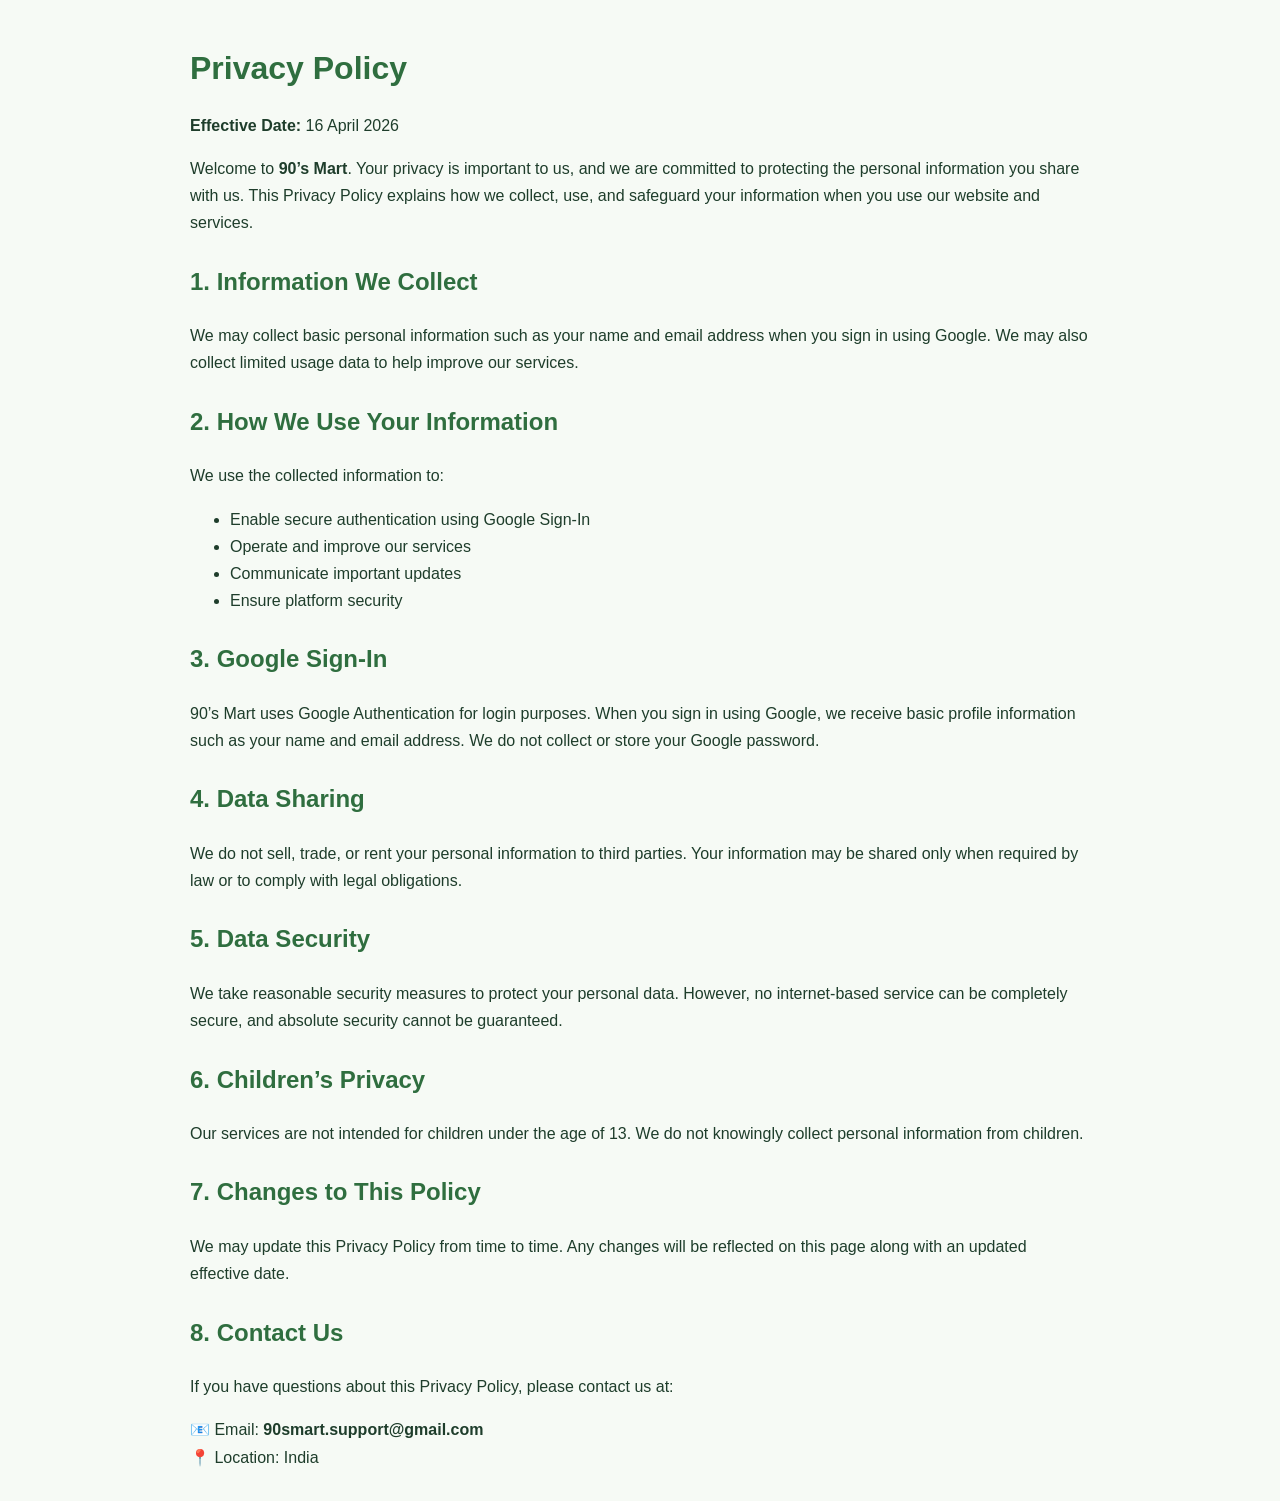
<file: privacy-policy.html>
<!DOCTYPE html>
<html lang="en">
<head>
  <meta charset="UTF-8">
  <title>Privacy Policy – 90’s Mart</title>
  <meta name="viewport" content="width=device-width, initial-scale=1.0">

  <style>
    body {
      font-family: Arial, sans-serif;
      padding: 20px;
      line-height: 1.7;
      color: #1e3d2b;
      background: #f6faf5;
      max-width: 900px;
      margin: auto;
    }

    h1 {
      color: #2f6e3f;
      margin-bottom: 10px;
    }

    h2 {
      color: #2f6e3f;
      margin-top: 25px;
    }

    p {
      margin-bottom: 10px;
    }
  </style>
</head>

<body>

<h1>Privacy Policy</h1>
<p><strong>Effective Date:</strong> 16 April 2026</p>

<p>
Welcome to <strong>90’s Mart</strong>. Your privacy is important to us, and we are committed to protecting the personal information you share with us.
This Privacy Policy explains how we collect, use, and safeguard your information when you use our website and services.
</p>

<h2>1. Information We Collect</h2>
<p>
We may collect basic personal information such as your name and email address when you sign in using Google.
We may also collect limited usage data to help improve our services.
</p>

<h2>2. How We Use Your Information</h2>
<p>
We use the collected information to:
</p>
<ul>
  <li>Enable secure authentication using Google Sign‑In</li>
  <li>Operate and improve our services</li>
  <li>Communicate important updates</li>
  <li>Ensure platform security</li>
</ul>

<h2>3. Google Sign‑In</h2>
<p>
90’s Mart uses Google Authentication for login purposes.
When you sign in using Google, we receive basic profile information such as your name and email address.
We do not collect or store your Google password.
</p>

<h2>4. Data Sharing</h2>
<p>
We do not sell, trade, or rent your personal information to third parties.
Your information may be shared only when required by law or to comply with legal obligations.
</p>

<h2>5. Data Security</h2>
<p>
We take reasonable security measures to protect your personal data.
However, no internet‑based service can be completely secure, and absolute security cannot be guaranteed.
</p>

<h2>6. Children’s Privacy</h2>
<p>
Our services are not intended for children under the age of 13.
We do not knowingly collect personal information from children.
</p>

<h2>7. Changes to This Policy</h2>
<p>
We may update this Privacy Policy from time to time.
Any changes will be reflected on this page along with an updated effective date.
</p>

<h2>8. Contact Us</h2>
<p>
If you have questions about this Privacy Policy, please contact us at:
</p>
<p>
📧 Email: <strong>90smart.support@gmail.com</strong><br>
📍 Location: India
</p>

</body>
</html>
</file>
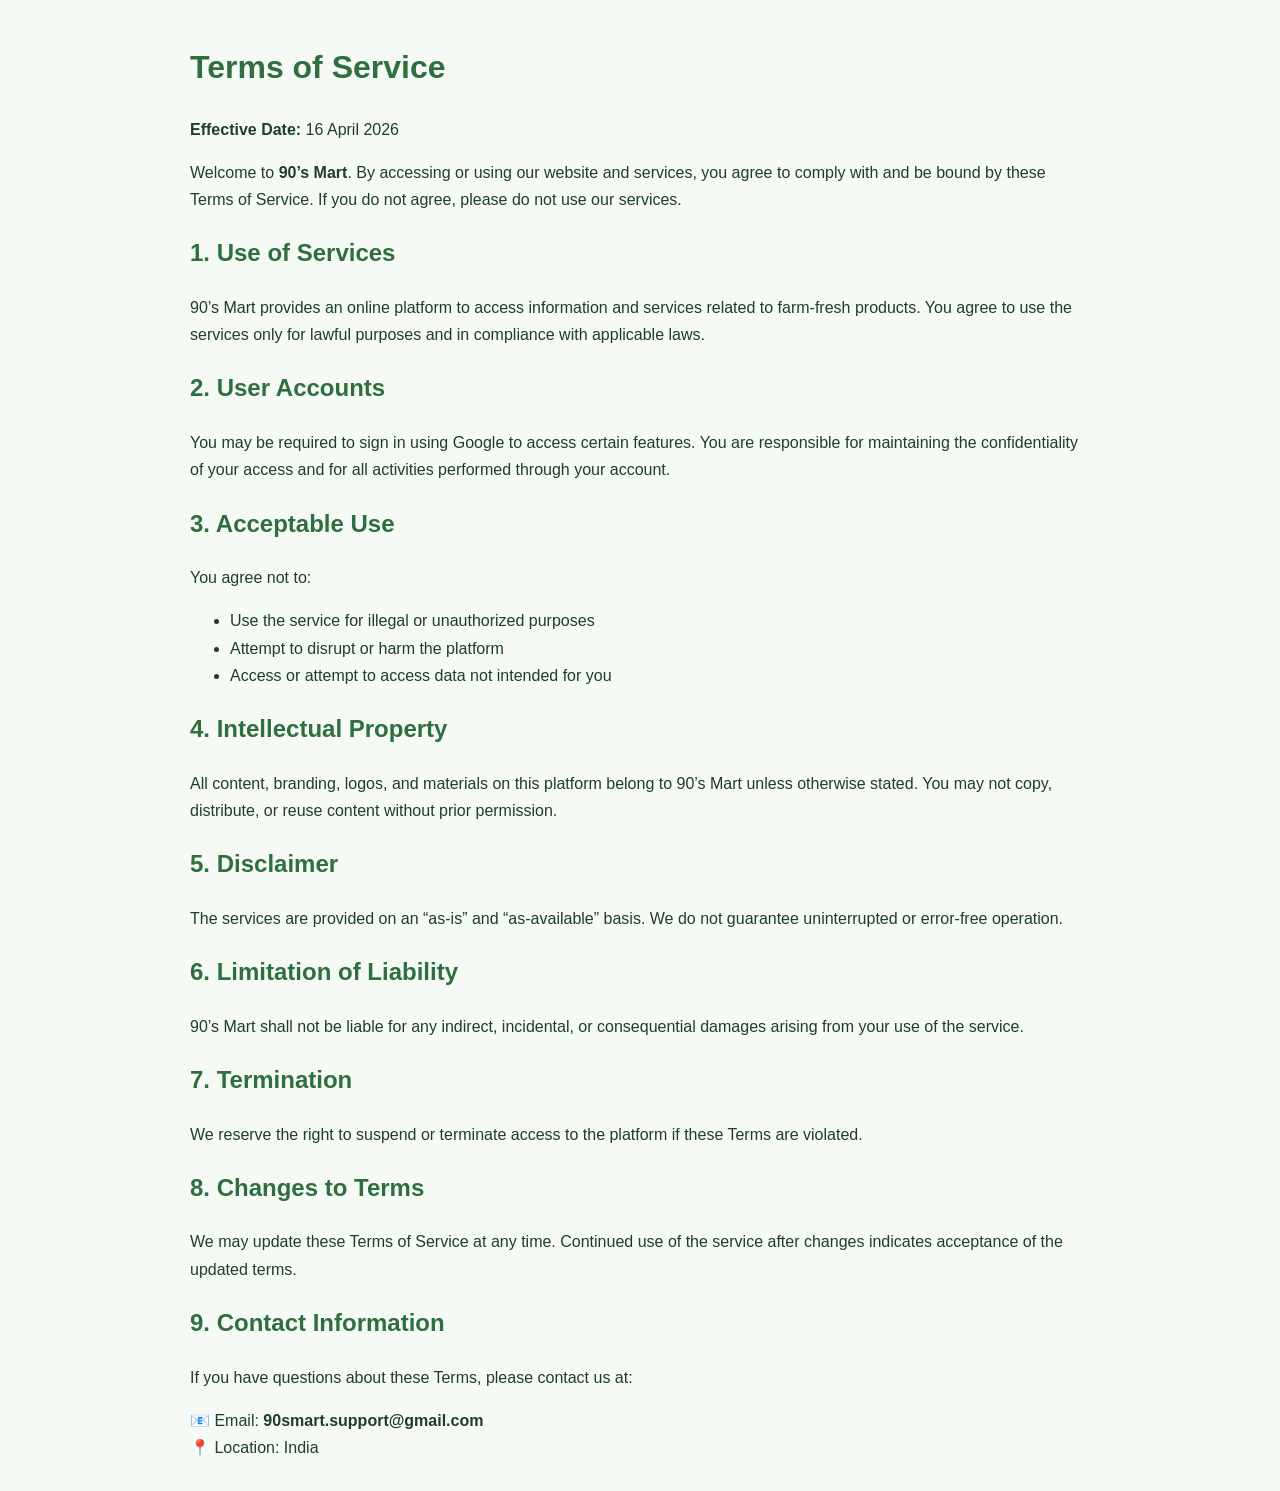
<file: terms-of-service.html>
<!DOCTYPE html>
<html lang="en">
<head>
  <meta charset="UTF-8">
  <title>Terms of Service – 90’s Mart</title>
  <meta name="viewport" content="width=device-width, initial-scale=1.0">

  <style>
    body {
      font-family: Arial, sans-serif;
      padding: 20px;
      line-height: 1.7;
      color: #1e3d2b;
      background: #f6faf5;
      max-width: 900px;
      margin: auto;
    }

    h1, h2 {
      color: #2f6e3f;
      margin-top: 20px;
    }

    p {
      margin-bottom: 10px;
    }
  </style>
</head>

<body>

<h1>Terms of Service</h1>
<p><strong>Effective Date:</strong> 16 April 2026</p>

<p>
Welcome to <strong>90’s Mart</strong>. By accessing or using our website and services,
you agree to comply with and be bound by these Terms of Service.
If you do not agree, please do not use our services.
</p>

<h2>1. Use of Services</h2>
<p>
90’s Mart provides an online platform to access information and services related to farm‑fresh products.
You agree to use the services only for lawful purposes and in compliance with applicable laws.
</p>

<h2>2. User Accounts</h2>
<p>
You may be required to sign in using Google to access certain features.
You are responsible for maintaining the confidentiality of your access and for all activities performed through your account.
</p>

<h2>3. Acceptable Use</h2>
<p>
You agree not to:
</p>
<ul>
  <li>Use the service for illegal or unauthorized purposes</li>
  <li>Attempt to disrupt or harm the platform</li>
  <li>Access or attempt to access data not intended for you</li>
</ul>

<h2>4. Intellectual Property</h2>
<p>
All content, branding, logos, and materials on this platform belong to 90’s Mart unless otherwise stated.
You may not copy, distribute, or reuse content without prior permission.
</p>

<h2>5. Disclaimer</h2>
<p>
The services are provided on an “as‑is” and “as‑available” basis.
We do not guarantee uninterrupted or error‑free operation.
</p>

<h2>6. Limitation of Liability</h2>
<p>
90’s Mart shall not be liable for any indirect, incidental, or consequential damages arising from your use of the service.
</p>

<h2>7. Termination</h2>
<p>
We reserve the right to suspend or terminate access to the platform if these Terms are violated.
</p>

<h2>8. Changes to Terms</h2>
<p>
We may update these Terms of Service at any time.
Continued use of the service after changes indicates acceptance of the updated terms.
</p>

<h2>9. Contact Information</h2>
<p>
If you have questions about these Terms, please contact us at:
</p>

<p>
📧 Email: <strong>90smart.support@gmail.com</strong><br>
📍 Location: India
</p>

</body>
</html>
</file>
